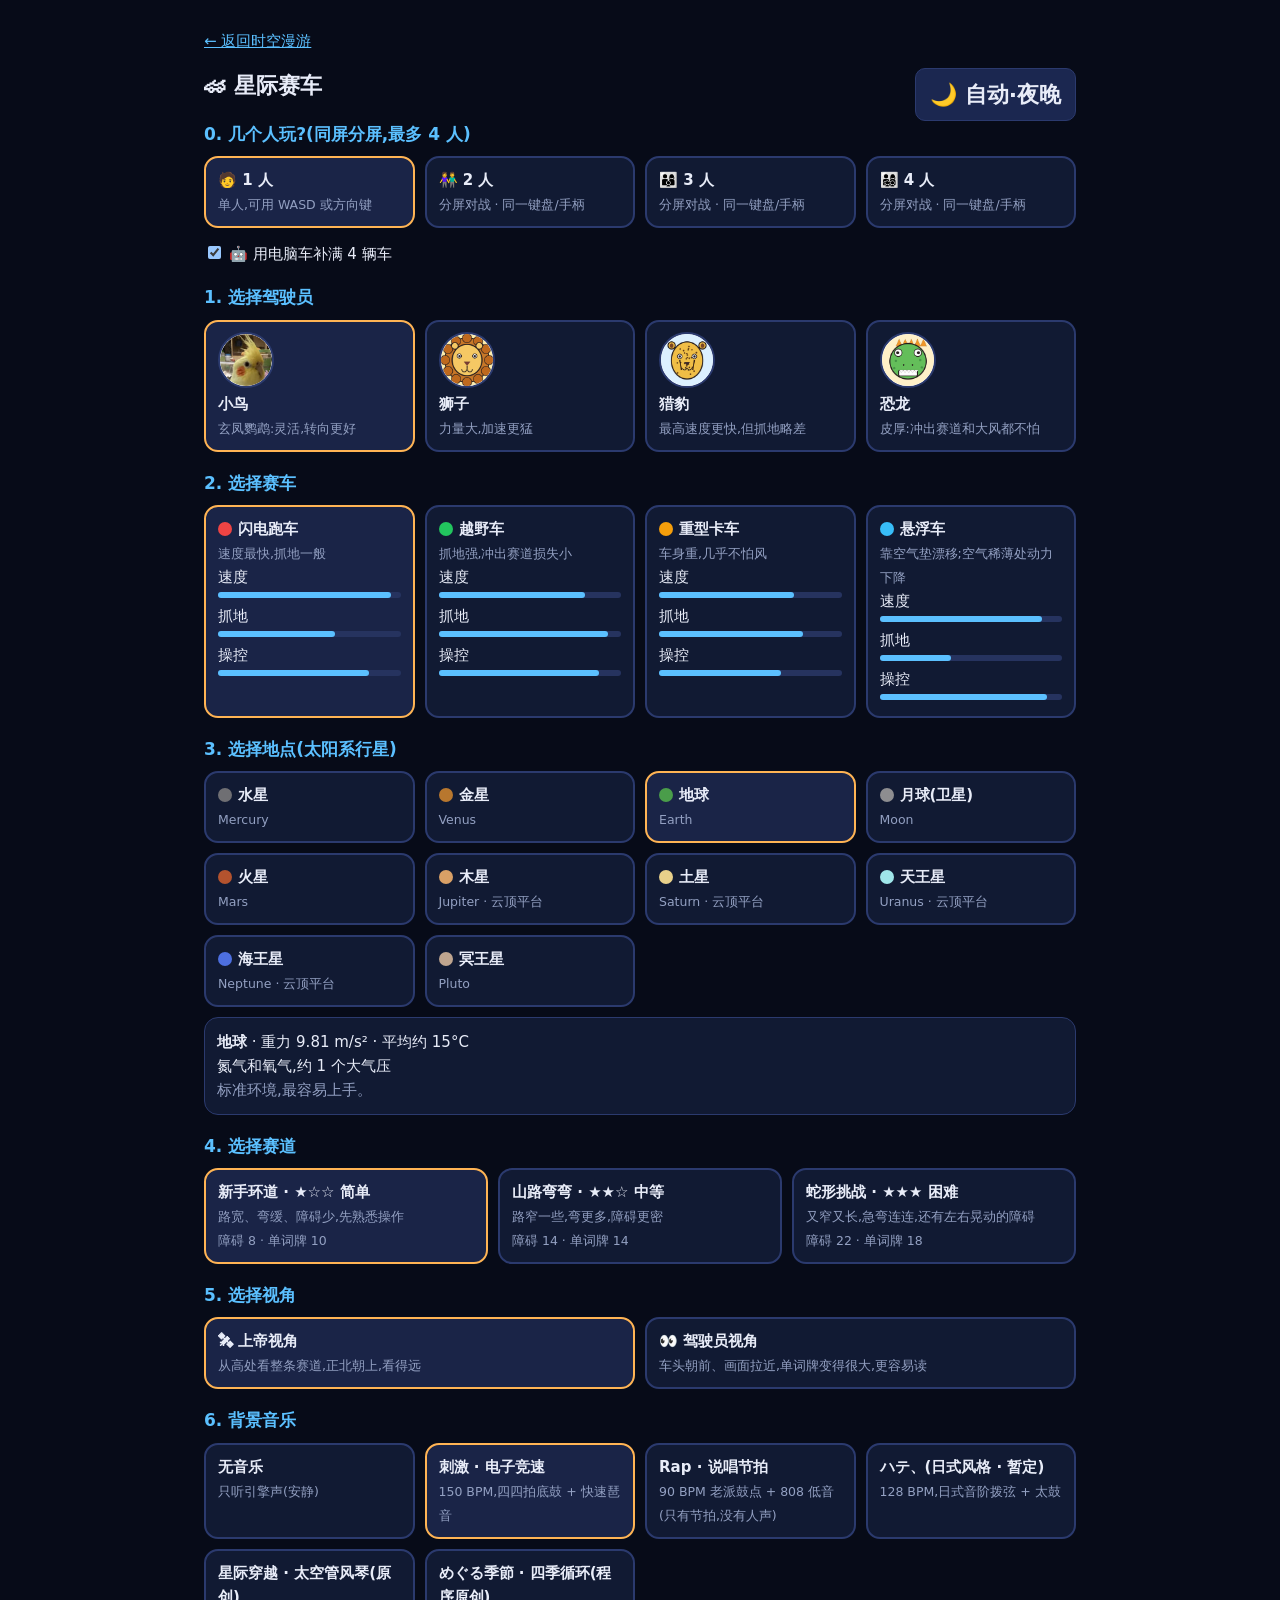
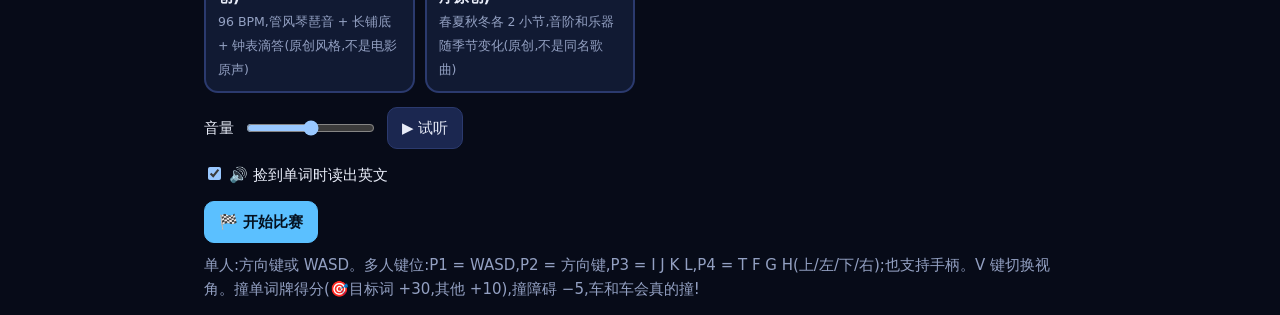
<file: race/index.html>
<!DOCTYPE html>
<!--
  时空漫游 · 星际赛车
  race/data.js     车型与 9 个地点的环境数据     race/js/engine.js  赛车引擎
  race/js/music.js 背景音乐合成     race/js/ui.js    选择界面与控制              race/css/race.css  样式
-->
<html lang="zh-CN"><head><meta charset="utf-8">
<meta name="viewport" content="width=device-width, initial-scale=1, viewport-fit=cover">
<title>星际赛车 · 时空漫游</title>
<script src="js/theme.js"></script>
<link rel="stylesheet" href="css/race.css"></head><body>

<!-- ① 选择赛车和地点 -->
<div id="setup">
  <p><a href="../index.html">← 返回时空漫游</a></p>
  <h1>🏎 星际赛车 <span data-theme-slot style="float:right"></span></h1>
  <h2>0. 几个人玩?(同屏分屏,最多 4 人)</h2><div class="grid" id="npl"></div>
  <div id="pls"></div>
  <div class="row"><label><input type="checkbox" id="aifill" checked> 🤖 用电脑车补满 4 辆车</label></div>
  <h2 id="h1p">1. 选择驾驶员</h2><div class="grid" id="drivers"></div>
  <h2 id="h2p">2. 选择赛车</h2><div class="grid" id="cars"></div>
  <h2>3. 选择地点(太阳系行星)</h2><div class="grid" id="planets"></div>
  <div id="info"></div>
  <h2>4. 选择赛道</h2><div class="grid" id="tracks"></div>
  <h2>5. 选择视角</h2><div class="grid" id="views"></div>
  <h2>6. 背景音乐</h2><div class="grid" id="music"></div>
  <div class="row">音量 <input type="range" id="vol" min="0" max="100" value="50"> <button id="mtest">▶ 试听</button></div>
  <div class="row"><label><input type="checkbox" id="speak" checked> 🔊 捡到单词时读出英文</label></div>
  <div class="row"><button class="go" id="start">🏁 开始比赛</button><span style="color:#93a0c2">单人:方向键或 WASD。多人键位:P1 = WASD,P2 = 方向键,P3 = I J K L,P4 = T F G H(上/左/下/右);也支持手柄。V 键切换视角。撞单词牌得分(🎯目标词 +30,其他 +10),撞障碍 −5,车和车会真的撞!</span></div>
</div>

<!-- ② 比赛画面 -->
<div id="game" hidden>
  <canvas id="cv"></canvas>
  <div id="hud"></div><div id="env"></div><div id="count"></div><div id="toast"></div><div id="vpui"></div>
  <div id="touch"><button data-k="left">◀</button><button data-k="right">▶</button><button data-k="brake">■</button><button data-k="gas">▲</button></div>
  <div id="end" hidden><h1>比赛结束</h1><ol id="endlist"></ol><div id="endscore"></div><div id="endwords"></div>
    <div class="row"><button class="go" id="again">再来一局</button><button id="back2">换车 / 换地点</button><a href="../index.html">返回时空漫游</a></div></div>
  <button id="vbtn" style="position:absolute;right:150px;top:calc(10px + env(safe-area-inset-top,0px))">👁 视角</button>
  <button id="mbtn" style="position:absolute;right:76px;top:calc(10px + env(safe-area-inset-top,0px))">🎵</button>
  <button id="back" style="position:absolute;right:10px;top:calc(10px + env(safe-area-inset-top,0px))">退出</button>
</div>

<script src="data.js"></script><script src="js/music.js"></script><script src="js/engine.js"></script><script src="js/ui.js"></script>
</body></html>
</file>
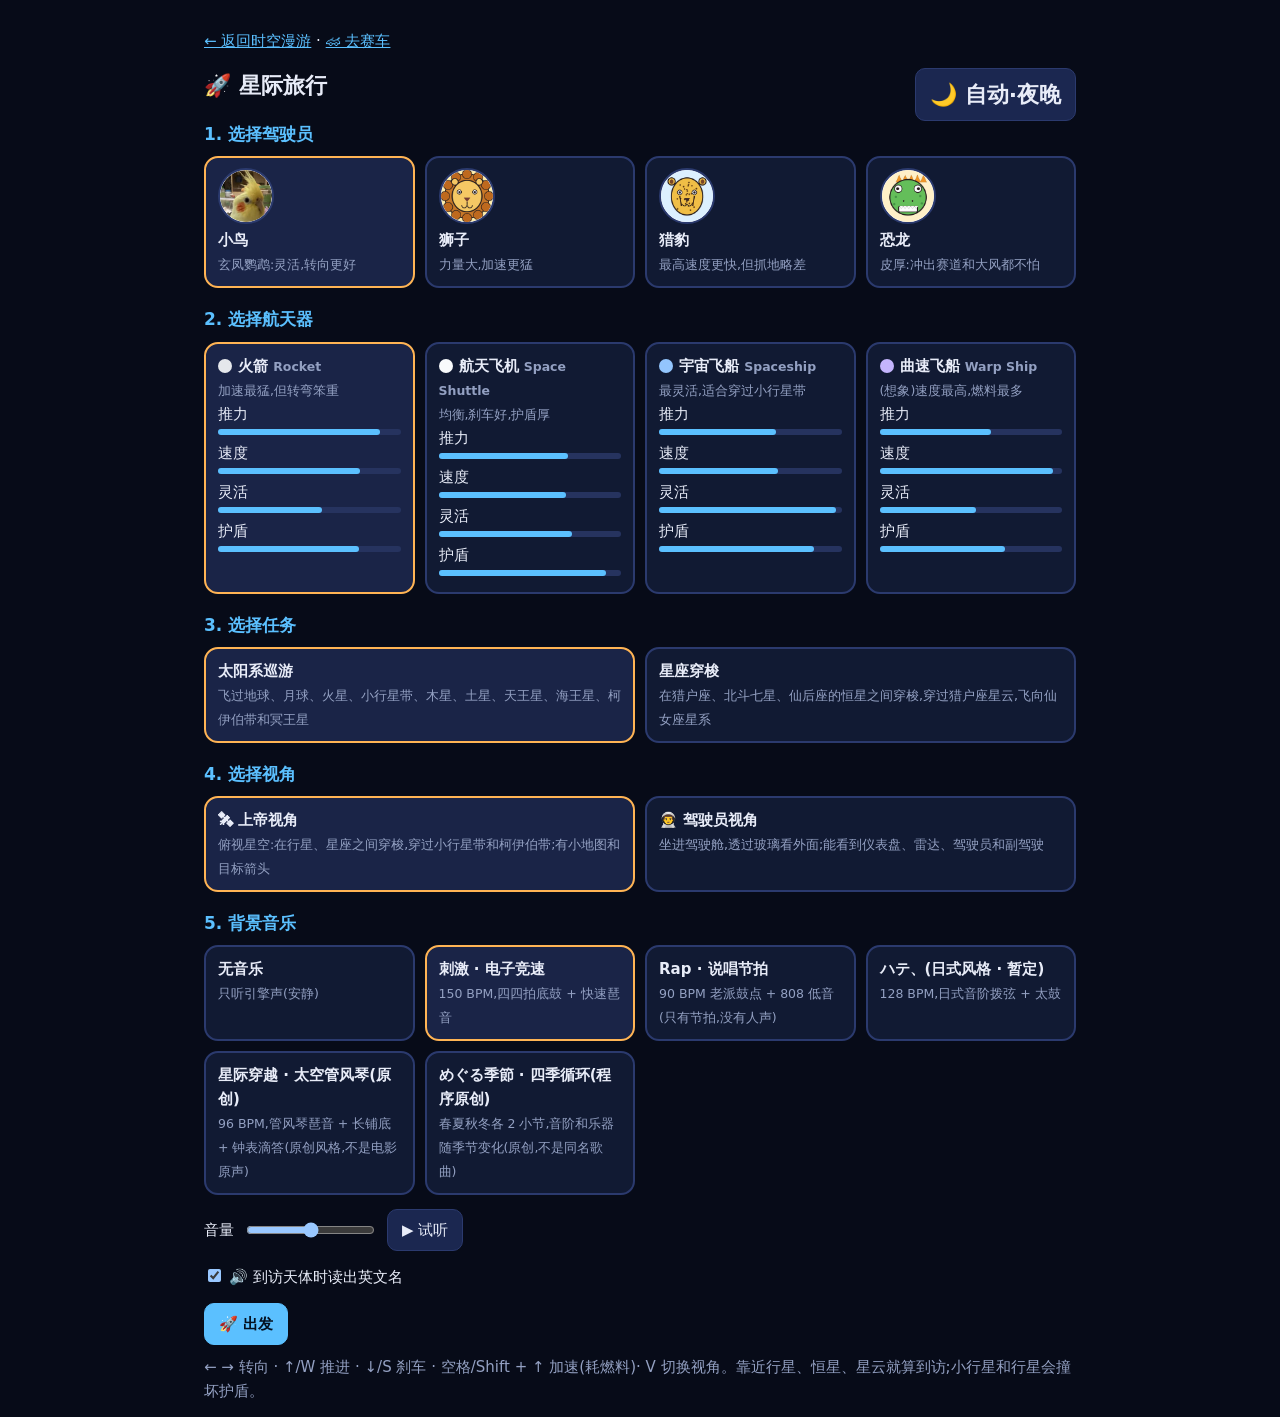
<file: space/index.html>
<!DOCTYPE html>
<!--
  时空漫游 · 星际旅行
  data.js(航天器/任务地图)  js/engine.js(引擎:上帝视角 + 驾驶员视角)  js/ui.js(选择界面与按键)
  复用:../race/data.js 的 DRIVERS(驾驶员)、../race/js/music.js(背景音乐)、../race/css/race.css(样式)、../js/theme.js(白天/夜晚)
-->
<html lang="zh-CN"><head><meta charset="utf-8">
<meta name="viewport" content="width=device-width, initial-scale=1, viewport-fit=cover">
<title>星际旅行 · 时空漫游</title>
<script src="../js/theme.js"></script>
<link rel="stylesheet" href="../race/css/race.css"><link rel="stylesheet" href="css/space.css"></head><body>

<div id="setup">
  <p><a href="../index.html">← 返回时空漫游</a> · <a href="../race/index.html">🏎 去赛车</a></p>
  <h1>🚀 星际旅行 <span data-theme-slot style="float:right"></span></h1>
  <h2>1. 选择驾驶员</h2><div class="grid" id="drivers"></div>
  <h2>2. 选择航天器</h2><div class="grid" id="crafts"></div>
  <h2>3. 选择任务</h2><div class="grid" id="missions"></div>
  <h2>4. 选择视角</h2><div class="grid" id="views"></div>
  <h2>5. 背景音乐</h2><div class="grid" id="music"></div>
  <div class="row">音量 <input type="range" id="vol" min="0" max="100" value="50"> <button id="mtest">▶ 试听</button></div>
  <div class="row"><label><input type="checkbox" id="speak" checked> 🔊 到访天体时读出英文名</label></div>
  <div class="row"><button class="go" id="start">🚀 出发</button><span style="color:#93a0c2">← → 转向 · ↑/W 推进 · ↓/S 刹车 · 空格/Shift + ↑ 加速(耗燃料)· V 切换视角。靠近行星、恒星、星云就算到访;小行星和行星会撞坏护盾。</span></div>
</div>

<div id="game" hidden>
  <canvas id="cv"></canvas>
  <div id="hud"></div><div id="env"></div><div id="count"></div><div id="toast"></div>
  <div id="touch"><button data-k="left">◀</button><button data-k="right">▶</button><button data-k="brake">■</button><button data-k="boost">🔥</button><button data-k="gas">▲</button></div>
  <div id="end" hidden><h1>任务完成!</h1><ol id="endlist"></ol><div id="endscore"></div><div id="endwords"></div>
    <div class="row"><button class="go" id="again">再飞一次</button><button id="back2">换航天器 / 任务</button><a href="../index.html">返回时空漫游</a></div></div>
  <button id="vbtn" style="position:absolute;right:150px;top:calc(10px + env(safe-area-inset-top,0px))">👁 视角</button>
  <button id="mbtn" style="position:absolute;right:76px;top:calc(10px + env(safe-area-inset-top,0px))">🎵</button>
  <button id="back" style="position:absolute;right:10px;top:calc(10px + env(safe-area-inset-top,0px))">退出</button>
</div>

<script src="../race/data.js"></script><script src="../race/js/music.js"></script><script src="data.js"></script><script src="js/engine.js"></script><script src="js/ui.js"></script>
</body></html>
</file>
<file: race/css/race.css>
/* ===== race.css — 赛车页面样式(深色太空主题)===== */
:root { --bg:#070b18; --card:#111a33; --line:#2b3a6e; --fg:#e8ecf8; --mut:#93a0c2; --acc:#5bc0ff; --warn:#ffb454; --btn:#1b2750; --btnh:#25357a; --onbg:#1a2447; --barbg:#26335f; --onacc:#04101f;
        color-scheme: dark; box-sizing: border-box;
        padding-top: env(safe-area-inset-top,0px); padding-bottom: env(safe-area-inset-bottom,0px); }
* { box-sizing: border-box; }
body { margin:0; background:var(--bg); color:var(--fg); font:15px/1.6 system-ui,"PingFang SC","Microsoft YaHei",sans-serif; }
[hidden] { display:none !important; }
button { font:inherit; color:var(--fg); background:var(--btn); border:1px solid var(--line); border-radius:10px; padding:8px 14px; cursor:pointer; }
button:hover { background:var(--btnh); } button.go { background:var(--acc); color:var(--onacc); font-weight:700; border-color:var(--acc); }
a { color:var(--acc); }

/* ① 选择界面 */
#setup { max-width:900px; margin:0 auto; padding:14px; }
h1 { font-size:22px; margin:6px 0; } h2 { font-size:17px; margin:18px 0 8px; color:var(--acc); }
.grid { display:grid; gap:10px; grid-template-columns:repeat(auto-fit,minmax(190px,1fr)); }
.opt { background:var(--card); border:2px solid var(--line); border-radius:14px; padding:10px 12px; cursor:pointer; text-align:start; }
.opt.on { border-color:var(--warn); background:var(--onbg); }
.opt b { display:block; } .opt small { color:var(--mut); }
.sw { display:inline-block; width:14px; height:14px; border-radius:50%; margin-inline-end:6px; vertical-align:-2px; }
.bar { height:6px; background:var(--barbg); border-radius:4px; margin:3px 0 6px; } .bar i { display:block; height:100%; background:var(--acc); border-radius:4px; }
#info { background:var(--card); border:1px solid var(--line); border-radius:14px; padding:12px; margin-top:10px; }
.row { display:flex; gap:10px; flex-wrap:wrap; align-items:center; margin-top:14px; }

/* ② 比赛界面 */
#game { position:fixed; inset:0; background:#000; }
#cv { width:100%; height:100%; display:block; touch-action:none; }
#hud { position:absolute; left:0; right:0; top:env(safe-area-inset-top,0px); display:flex; gap:14px; flex-wrap:wrap; padding:10px 14px;
       background:linear-gradient(#000a,#0000); font-weight:600; text-shadow:0 1px 3px #000; pointer-events:none; }
#env { position:absolute; left:14px; bottom:calc(14px + env(safe-area-inset-bottom,0px)); font-size:13px; color:#fff; text-shadow:0 1px 3px #000; max-width:60%; }
#count { position:absolute; inset:0; display:flex; align-items:center; justify-content:center; font-size:96px; font-weight:800; text-shadow:0 4px 12px #000; pointer-events:none; }
#end { position:absolute; inset:0; background:#000c; display:flex; flex-direction:column; align-items:center; justify-content:center; gap:10px; padding:20px; text-align:center; }
#end ol { text-align:start; margin:0; padding-inline-start:24px; }
#touch { position:absolute; right:10px; bottom:calc(10px + env(safe-area-inset-bottom,0px)); display:flex; gap:10px; }
#touch button { width:64px; height:64px; font-size:24px; border-radius:50%; opacity:.8; }
@media (hover:hover) and (pointer:fine) { #touch { display:none; } }  /* 电脑上隐藏触屏按钮 */

/* ③ 单词提示、结算 */
#toast { position:absolute; left:50%; transform:translateX(-50%); bottom:calc(70px + env(safe-area-inset-bottom,0px)); background:#000b; padding:8px 18px; border-radius:12px; font-size:18px; opacity:0; transition:opacity .2s; pointer-events:none; max-width:92%; text-align:center; }
#endscore { margin-top:6px; font-size:17px; } #endwords { max-width:640px; color:#cfe3ff; font-size:14px; line-height:1.8; }
label { cursor:pointer; }

/* 驾驶员头像 */
.face { display:block; width:56px; height:56px; border-radius:50%; object-fit:cover; margin-bottom:4px; background:#fff; border:2px solid var(--line); }
.face.emo { text-align:center; line-height:52px; font-size:34px; }
/* 白天配色(js/theme.js 自动切换;比赛画面始终是深色) */
:root[data-theme=light] { --bg:#eef4ff; --card:#ffffff; --line:#b9c7e6; --fg:#1b2440; --mut:#5b6785; --acc:#1f6fd6; --warn:#b45309; --btn:#e3ecfb; --btnh:#cfdcf5; --onbg:#fff4e0; --barbg:#d6e0f5; --onacc:#ffffff; color-scheme:light; }
#game, #game button { color-scheme:dark; }
#game button { color:#e8ecf8; background:#1b2750; }
#game button:hover { background:#25357a; }
#game { color:#e8ecf8; }
#game button.go { background:#5bc0ff; color:#04101f; border-color:#5bc0ff; }
#game a { color:#5bc0ff; }

/* 多人分屏:每位玩家自己的 HUD 与提示 */
#vpui { position:absolute; inset:0; pointer-events:none; }
.phud { position:absolute; display:flex; gap:10px; flex-wrap:wrap; padding:6px 10px; padding-top:calc(6px + env(safe-area-inset-top,0px)); background:linear-gradient(#000a,#0000); font-weight:600; text-shadow:0 1px 3px #000; }
.ptoast { position:absolute; transform:translateX(-50%); background:#000b; padding:6px 14px; border-radius:12px; font-size:18px; opacity:0; transition:opacity .2s; max-width:46%; text-align:center; }
#pls .pl { display:flex; gap:8px; flex-wrap:wrap; align-items:center; margin:6px 0; padding:8px; border:2px solid var(--line); border-radius:12px; background:var(--card); }
#pls select { font:inherit; background:var(--btn); color:var(--fg); border:1px solid var(--line); border-radius:8px; padding:4px 8px; }
</file>
<file: space/css/space.css>
/* space.css — 星际旅行:在赛车样式基础上的补充 */
#toast { max-width:min(640px,92vw); text-align:center; font-size:16px; line-height:1.5; }
#hud { font-size:14px; }
#end h1 { margin:0; }
#game #hud, #game #env { z-index:2; }
</file>
